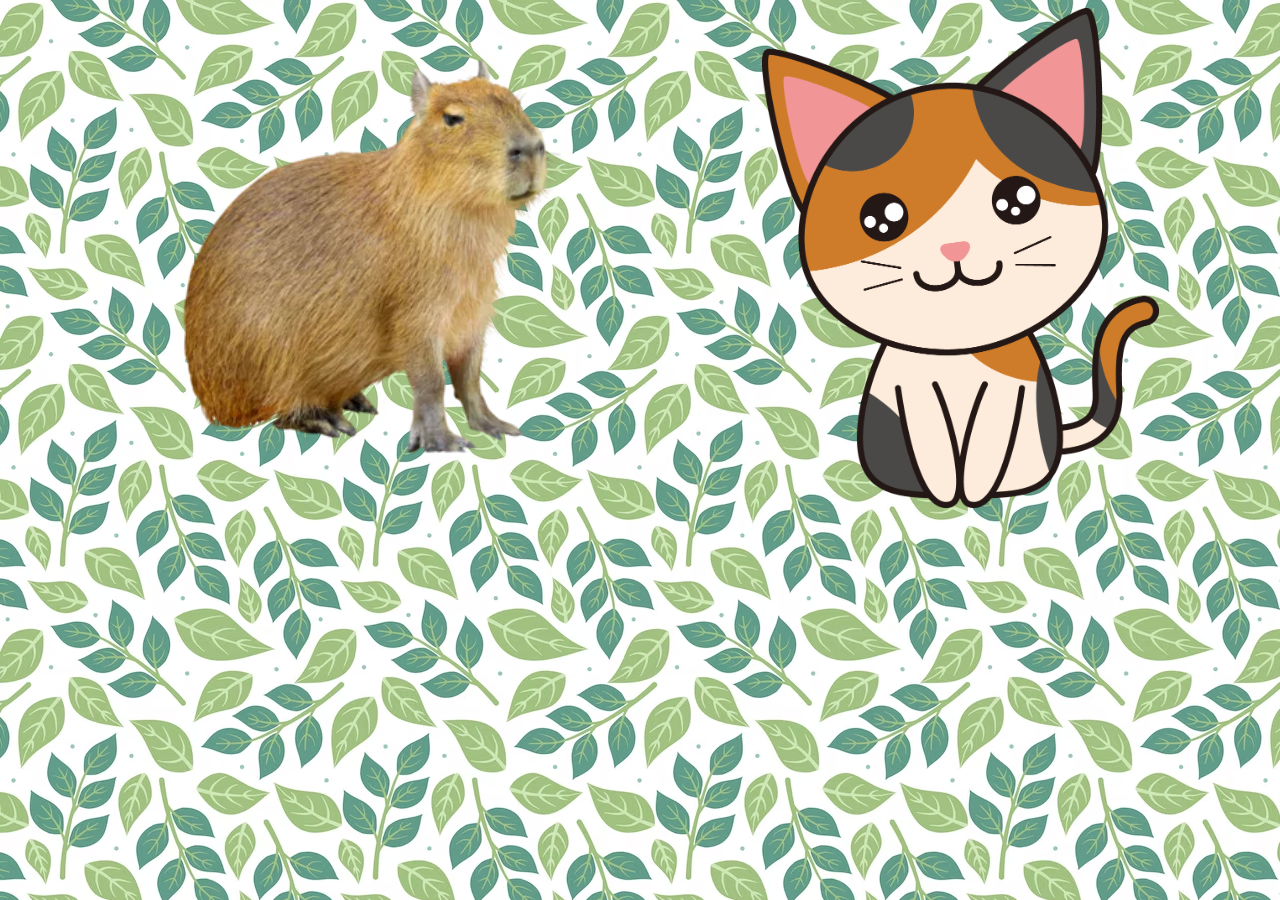
<file: index.html>
<!DOCTYPE html>
<html lang="en">
<head>
    <meta charset="UTF-8">
    <meta name="viewport" content="width=device-width, initial-scale=1.0">
    <title>Капибары или коты?</title>
    <link rel="stylesheet" href="style_index.css">
</head>
<body>
    <a href="index_proect.html"><img src="capybara_5.webp" height="500px" class="img_1"></a>
    <a href="index_zachet_2.html"><img src="cats.png" height="500px" class="img_2"></a>
    <script>
        alert('Добро пожаловать в мир капибар(или котиков)');
        var a = confirm('Ты любишь капибар или котиков?');
        if (a){
            alert("Проходи!");
        }else{
            alert('Тебе лучше выбрать другой сайт');
        }
    </script>
</body>
</html>
</file>
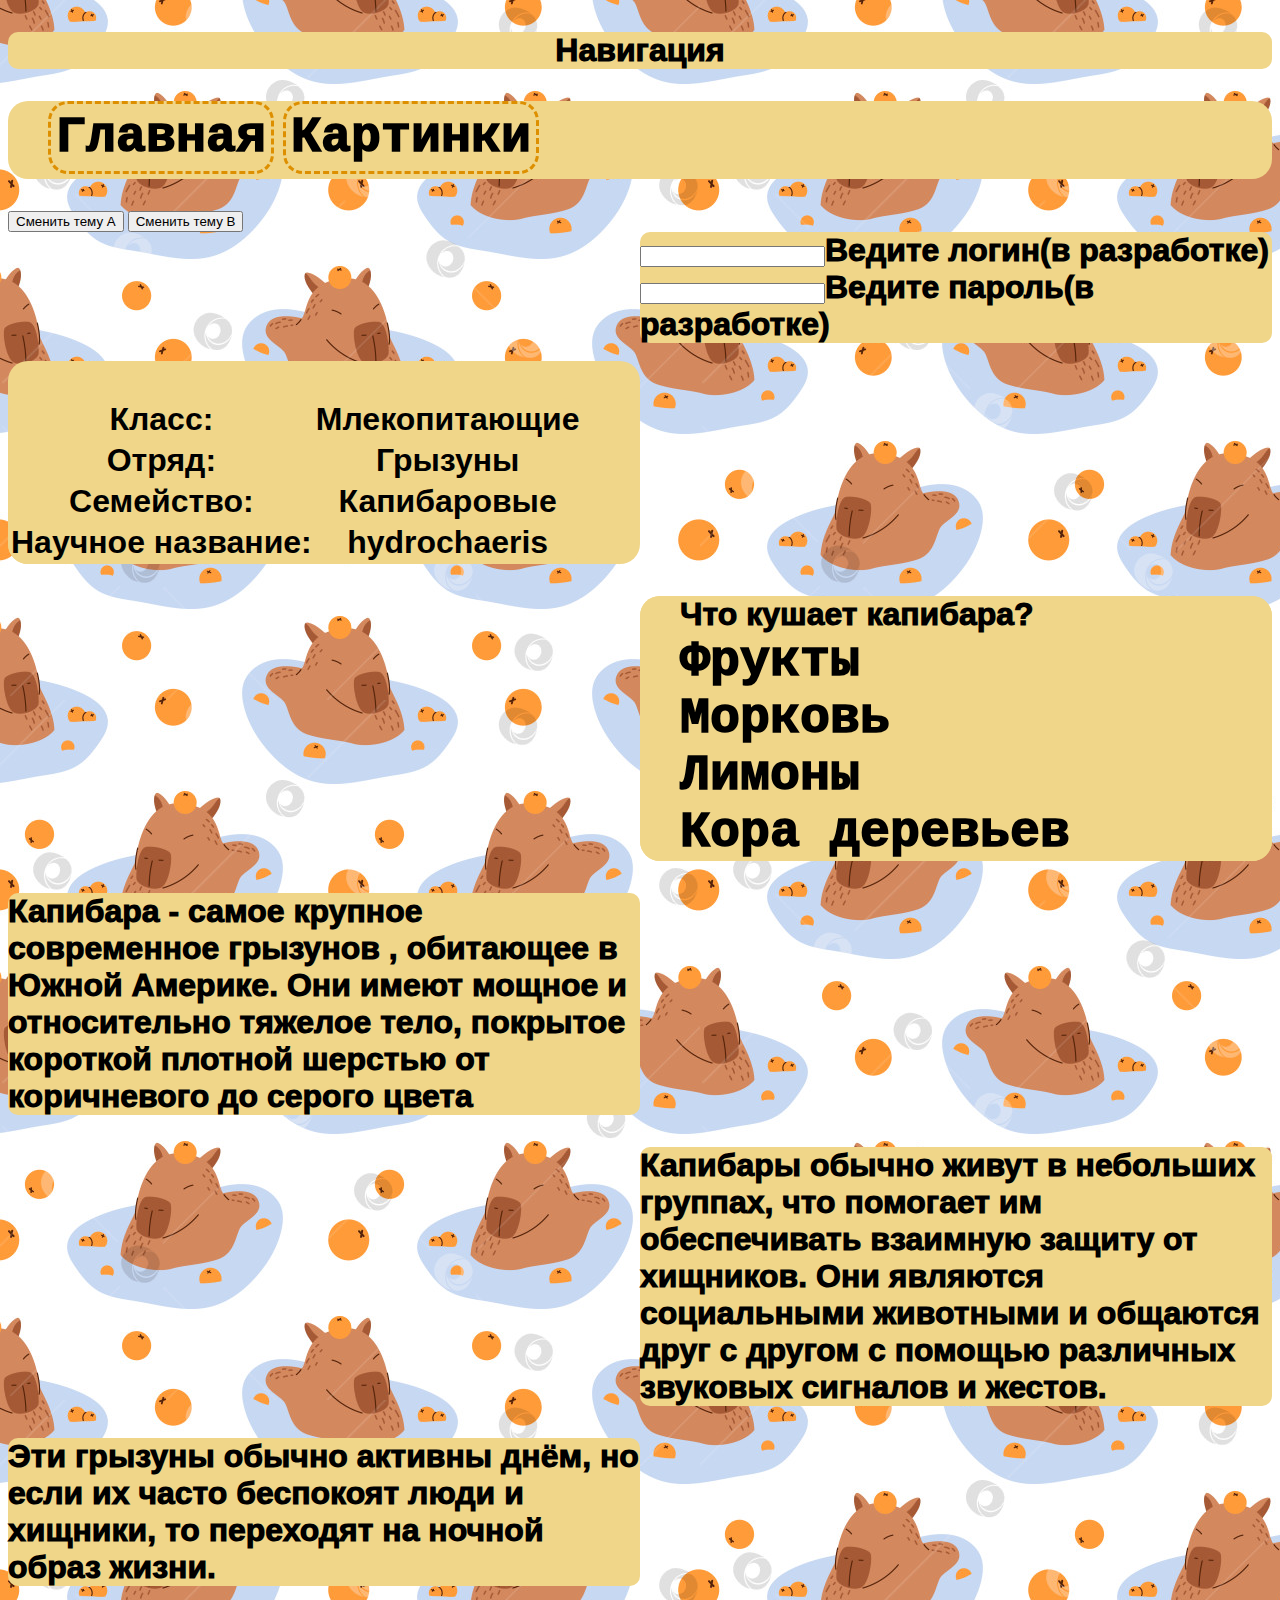
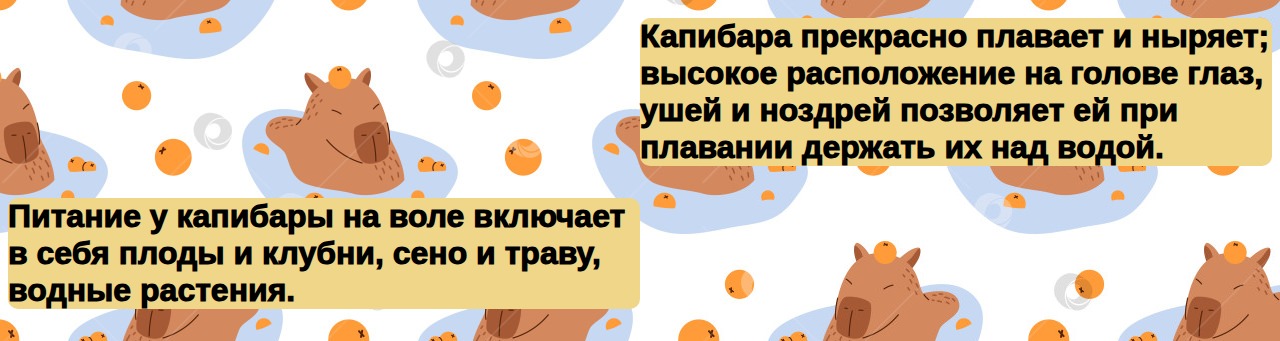
<file: index_proect.html>
<!DOCTYPE html>
<html lang="en">
<head>
    <meta charset="UTF-8">
    <meta name="viewport" content="width=], initial-scale=1.0">
    <title>Мир капибар</title>
    <link rel="stylesheet" href="style_proect.css">
</head>
<body class = "body A">
    <header>
        <p id = "i1">Навигация</p>
        <nav>
            <ul class="menu">
                <li><a href="index_proect.html">Главная</a>
                    <ul class="pod_menu">
                        <li><a href="#table_1">Что-то умное</a></li>
                        <li><a href="#ul_1">Кушать</a></li>
                        <li><a href="#p_1">Какой-то текст</a></li>
                    </ul>
                </li>
                <li><a href="index_proect_gallery.html">Картинки</a></li>
            </ul>
        </nav>
        <button  onclick="document.querySelector('.A').classList.remove('A')
                    document.querySelector('.body').classList.add('B')" >Сменить тему А</button>
                    <button  onclick="document.querySelector('.B').classList.remove('B')
                    document.querySelector('.body').classList.add('A')" >Сменить тему B</button>
    </header>
    <form class="right">
        <input type="text">Ведите логин(в разработке)</input>
        <br>
        <input type="password">Ведите пароль(в разработке)</input>
    </form>

    <br>
    <div class = "left">
        <table class="table yellow">
            <br>
            <tr>
                <th>Класс:</th>
                <th>Млекопитающие</th>
            </tr>
            <tr>
                <th>Отряд:</th>
                <th>Грызуны</th>
            </tr>
            <tr>
                <th>Семейство:</th>
                <th>Капибаровые</th>
            </tr>
            <tr>
                <th>Научное название:</th>
                <th>hydrochaeris</th>
            </tr>
        </table>
    </div>
    <div class = "right">
    <ul id = "ul_1">
        Что кушает капибара?
        <li>Фрукты</li>
        <li>Морковь</li>
        <li>Лимоны</li>
        <li>Кора деревьев</li>
    </ul>
    </div>
    <div class = "left">
        <p id = p_1>
        Капибара - самое крупное современное грызунов , обитающее в Южной Америке. 
        Они имеют мощное и относительно тяжелое тело, покрытое короткой плотной шерстью от коричневого до серого цвета
        </p>
    </div>
    <div class = "right">
        <p>
        Капибары обычно живут в небольших группах, что помогает им обеспечивать взаимную защиту от хищников.
        Они являются социальными животными и общаются друг с другом с помощью различных звуковых сигналов и жестов.
        </p>
    </div>
    <div class = "left">
        <p>
        Эти грызуны обычно активны днём, но если их часто беспокоят люди и хищники, то переходят на ночной образ жизни.
        </p>
    </div>
    <div class = "right">
        <p>
        Капибара прекрасно плавает и ныряет; высокое расположение на голове глаз, ушей и ноздрей позволяет ей при плавании держать их над водой.
        </p>
    </div>
    <div class = "left">
        <p>
        Питание у капибары на воле включает в себя плоды и клубни, сено и траву, водные растения.
        </p>
    </div>
</body>
</html>
</file>
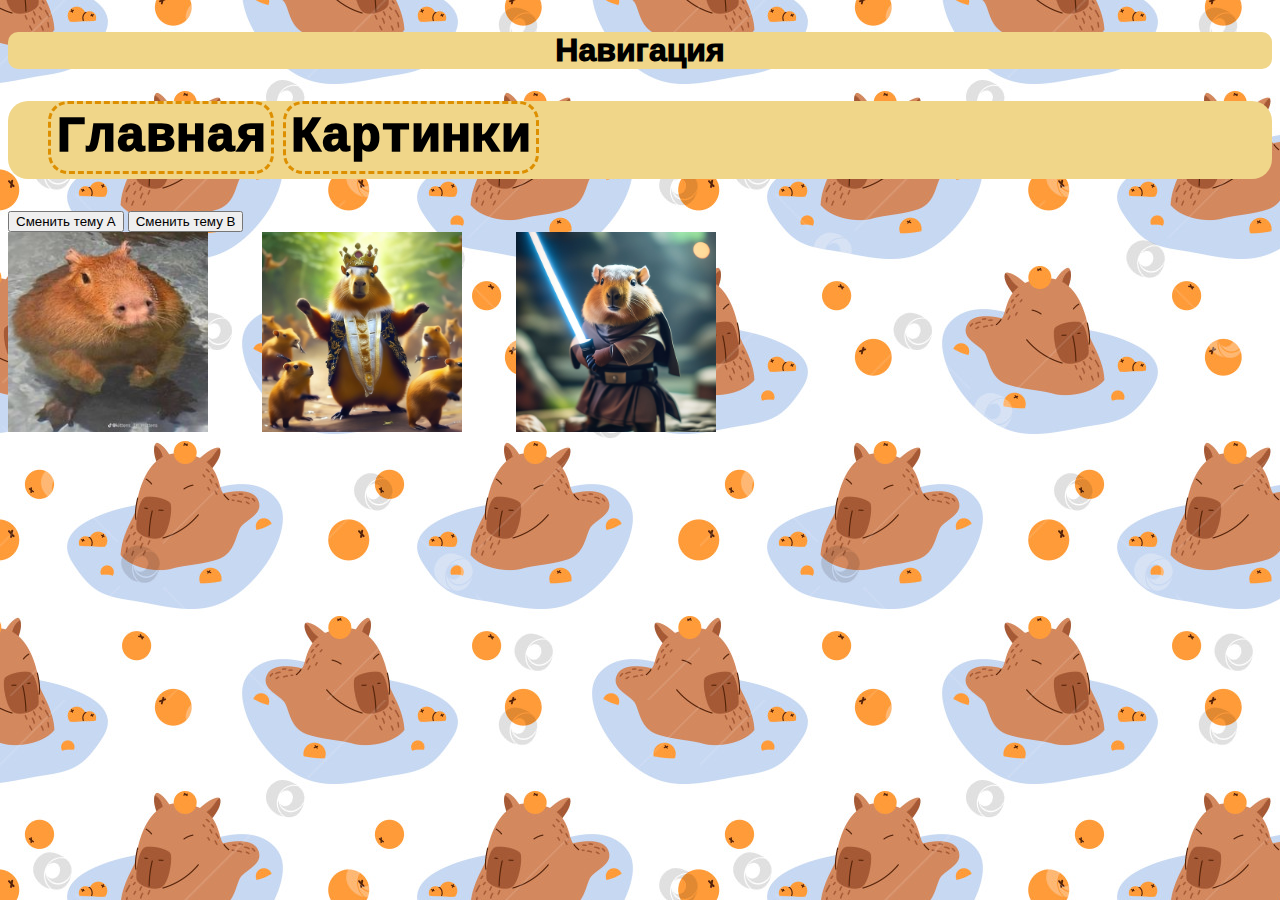
<file: index_proect_gallery.html>
<!DOCTYPE html>
<html lang="en">
<head>
    <meta charset="UTF-8">
    <meta name="viewport" content="width=device-width, initial-scale=1.0">
    <title>Document</title>
    <link rel="stylesheet" href="style_proect.css">
</head>
<body  class = "body A">
    <header>
        <p id = "i1">Навигация</p>
        <nav>
            <ul class="menu">
                <li><a href="index_proect.html">Главная</a>
                    <ul class="pod_menu">
                        <li><a href="#table_1">Что-то умное</a></li>
                        <li><a href="#ul_1">Кушать</a></li>
                        <li><a href="#p_1">Какой-то текст</a></li>
                    </ul>
                </li>
                <li><a href="index_proect_gallery.html">Картинки</a></li>
            </ul>
        </nav>
        <button  onclick="document.querySelector('.A').classList.remove('A')
                    document.querySelector('.body').classList.add('B')" >Сменить тему А</button>
                    <button  onclick="document.querySelector('.B').classList.remove('B')
                    document.querySelector('.body').classList.add('A')" >Сменить тему B</button>
    </header>
    <img src="capybara_1.jpg"  width="200px" height="200px" class="capybara1">
    <img src="capybara_2.jpeg" width="200px" height="200px" class="capybara2">
    <img src="capybara_3.jpeg" width="200px" height="200px" class="capybara3">
    
</body>
</html>
</file>
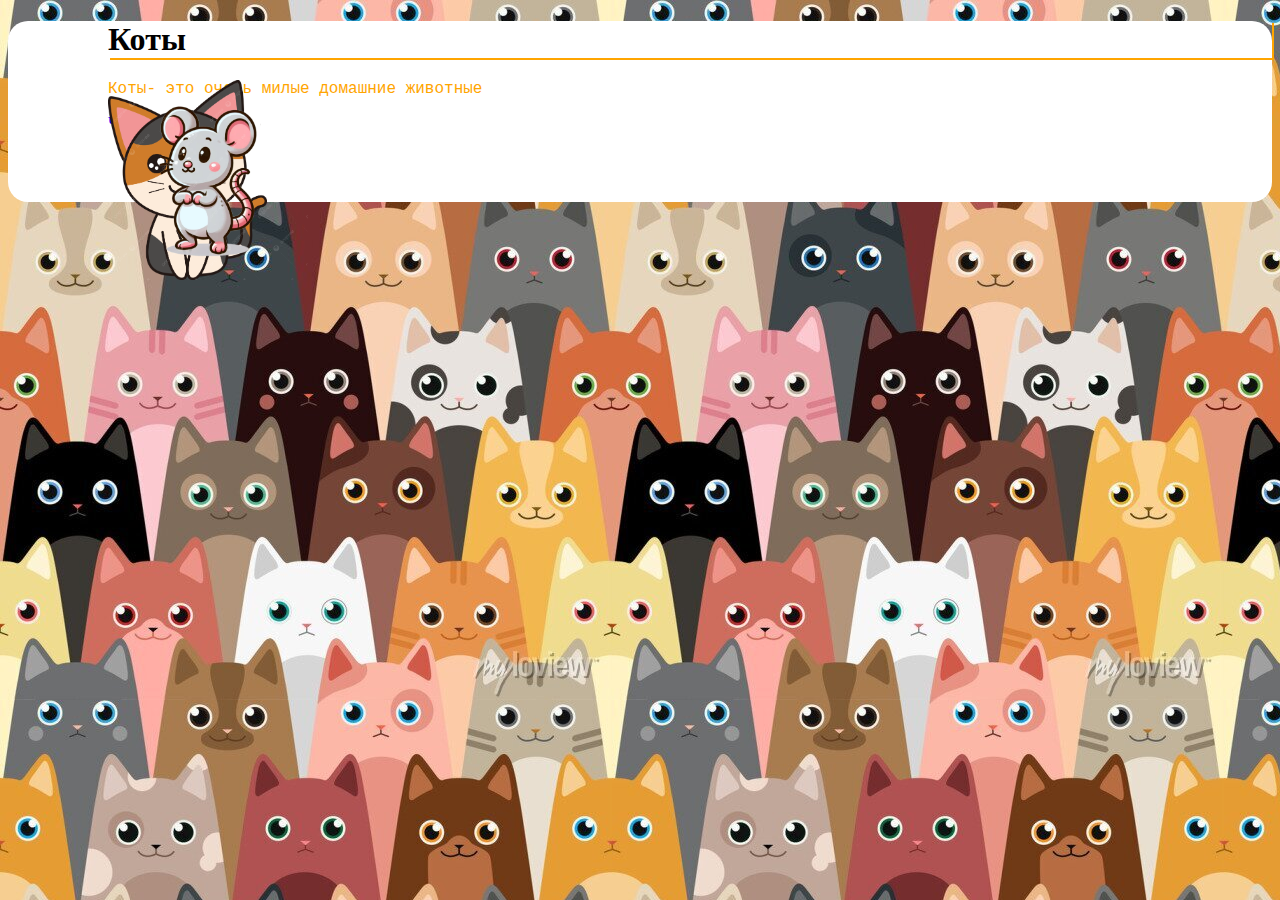
<file: index_zachet_2.html>
<!DOCTYPE html>
<html lang="en">
<head>
    <meta charset="UTF-8">
    <meta name="viewport" content="width=device-width, initial-scale=1.0">
    <title>Document</title>
    <link rel="stylesheet" href="style_zachet_2.css">
</head>
    <div>
    <h1>Коты</h1>
    <img src="cats.png" height="200px" class="cat">
    <img src="mouse.png" height="200px" class="mouse">
    
    <p>Коты- это очень милые домашние животные</p>
    <a href="https://www.youtube.com/watch?v=LcoVEfouwJI" target="_blank">Что едят коты?</a>
    <ul>
        <li>Корм</li>
        <li>Мясо</li>
        <li>Короче всё</li>
    </ul>
    </div>
    <script>
        
        alert("Ты попал(-а) на сайт с котиками (=^‥^=)")
        var qw = confirm("У тебя есть дома котик?")
        if (qw){
            alert("Это круто!");
        }else{
            alert("Ничего страшного :)");
        }
    </script>

</body>
</html>
</file>
<file: style_index.css>
body{
    background-image:url("fon_4.avif");
}
</file>
<file: style_proect.css>
.capybara1{
    margin-left: 0px;
}
.capybara1:hover{
    animation-name: naved;
    animation-duration:1s;
    animation-iteration-count:infinite;
    animation-direction:normal;
    animation-timing-function:linear;
}

.capybara1:active{
    width: 300px;
    height: 300px;
    z-index: 3;
}
.capybara2{
    margin-left: 50px;
}
.capybara2:hover{
    animation-name: naved;
    animation-duration:1s;
    animation-iteration-count:infinite;
    animation-direction:normal;
    animation-timing-function:linear;
}
.capybara2:active{
    width: 300px;
    height: 300px;
    z-index: 3;
}
.capybara3{
    margin-left: 50px;
    animation-name: runn;
    animation-duration:1s;
    animation-iteration-count:infinite;
    animation-direction:normal;
    animation-timing-function:linear;
}
.capybara3:active{
    width: 300px;
    height: 300px;
    z-index: 3;
}
@keyframes naved{
    0%{
        z-index:3;
        transform: rotate(0deg);
    }
    100%{
        z-index:3;
        transform: rotate(359deg);
    }
}
@keyframes runn{
    0%{
        margin-left: 50px;
    }
    50%{
        margin-left: 250px;
    }
    100%{
        margin-left: 50px;
    }
}




.left{
    margin-right: 50%;
}

.right{
    margin-left: 50%;
}

table{
    font-family: 'Gill Sans', 'Gill Sans MT', Calibri, 'Trebuchet MS', sans-serif;
    font-size: xx-large;
    font-weight: 1000;
    background-color: rgb(240, 214, 137);
    border-radius: 10px;
}

.A{
    background-image:url("fon.jpg");
    
}
.B{
    background-image:url("fon_1.avif");
}

#i1{
    text-align: center;
}

form{
    font-family: 'Gill Sans', 'Gill Sans MT', Calibri, 'Trebuchet MS', sans-serif;
    font-size: xx-large;
    font-weight: 1000;
    background-color: rgb(240, 214, 137);
    border-radius: 10px;
}

p{
    font-family: 'Gill Sans', 'Gill Sans MT', Calibri, 'Trebuchet MS', sans-serif;
    font-size: xx-large;
    font-weight: 1000;
    background-color: rgb(240, 214, 137);
    border-radius: 10px;
}

ul{
    background-color: rgb(240, 214, 137);
    border-radius: 20px;
    font-family: 'Gill Sans', 'Gill Sans MT', Calibri, 'Trebuchet MS', sans-serif;
    font-size: xx-large;
    font-weight: 1000;
}
h1{
    background-color: rgb(240, 214, 137);
    border-radius: 20px;
    font-family: 'Gill Sans', 'Gill Sans MT', Calibri, 'Trebuchet MS', sans-serif;
    font-size: xx-large;
    font-weight: 1000;
}
div{
    background-color: rgb(240, 214, 137);
    border-radius: 20px;
    font-family: 'Gill Sans', 'Gill Sans MT', Calibri, 'Trebuchet MS', sans-serif;
    font-size: xx-large;
    font-weight: 1000;
}

.yellow{
    background-color: rgb(240, 214, 137);
    border-radius: 20px;
    font-family: 'Gill Sans', 'Gill Sans MT', Calibri, 'Trebuchet MS', sans-serif;
    font-size: xx-large;
    font-weight: 1000;
}

.blue{
    background-color: aqua;
    border-radius: 20px;
    font-family: 'Gill Sans', 'Gill Sans MT', Calibri, 'Trebuchet MS', sans-serif;
    font-size: xx-large;
    font-weight: 1000;
}

li{
    font-family: 'Courier New', Courier, monospace;
    font-size: 50px;
    list-style: none;
}

.menu li{
    display: inline-block;
}

.pod_menu{
    position: absolute;
    display: none;
}

li a {
    display: inline-block;
    padding: 5px;
    text-decoration: none;
    color: black;
    background-color: (240, 214, 137);
    border:dashed 3px rgb(221, 143, 0);
    border-radius: 20px;
    margin-bottom: 5px;
}

li:hover ul {
    display: inline-block;
    margin-top: 56px;
    margin-left: -150px;
}
</file>
<file: style_zachet_2.css>
body{
    background-image:url("fon_cats_1.jpg");
}
ul{
    List-style:lower-alpha; 
}
div{
    background-color: white;
    border-radius: 20px;
    padding-left: 100px;
}
h1{
    box-shadow: 2px 2px  orange ;
}
p{
    font-family: 'Courier New', Courier, monospace;
    color: orange;
}
img{
    border-radius: 20px;
}
a{
    text-decoration: none;
}

.cat{
    position: absolute;
    animation-name: run_cat;
    animation-duration:10s;
    animation-iteration-count:infinite;
    animation-direction:normal;
    animation-timing-function:linear;
}

.mouse{
    position: absolute;
    animation-name: run_mouse;
    animation-duration:10s;
    animation-iteration-count:infinite;
    animation-direction:normal;
    animation-timing-function:linear;
}

@keyframes run_cat {
    0%{
        margin-left: 0px;
        margin-top: 0px;
    }
    25%{
        margin-left: 500px;
        margin-top: 0px;
    }
    50%{
        margin-left: 500px;
        margin-top: 200px;
    }
    75%{
        margin-top: 0px;
        margin-left: 300px;
    }
    100%{
        margin-left: 0px;
        margin-top: 0px;
    }
}
@keyframes run_mouse {
    0%{
        margin-left: 0px;
        margin-top: 0px;
    }
    25%{
        margin-left: 0px;
        margin-top: 0px;
    }
    50%{
        margin-left: 500px;
        margin-top: 0px;
    }
    75%{
        margin-left: 500px;
        margin-top: 200px;
    }
    100%{
        margin-top: 0px;
        margin-left: 300px;
    }
    
}
</file>
